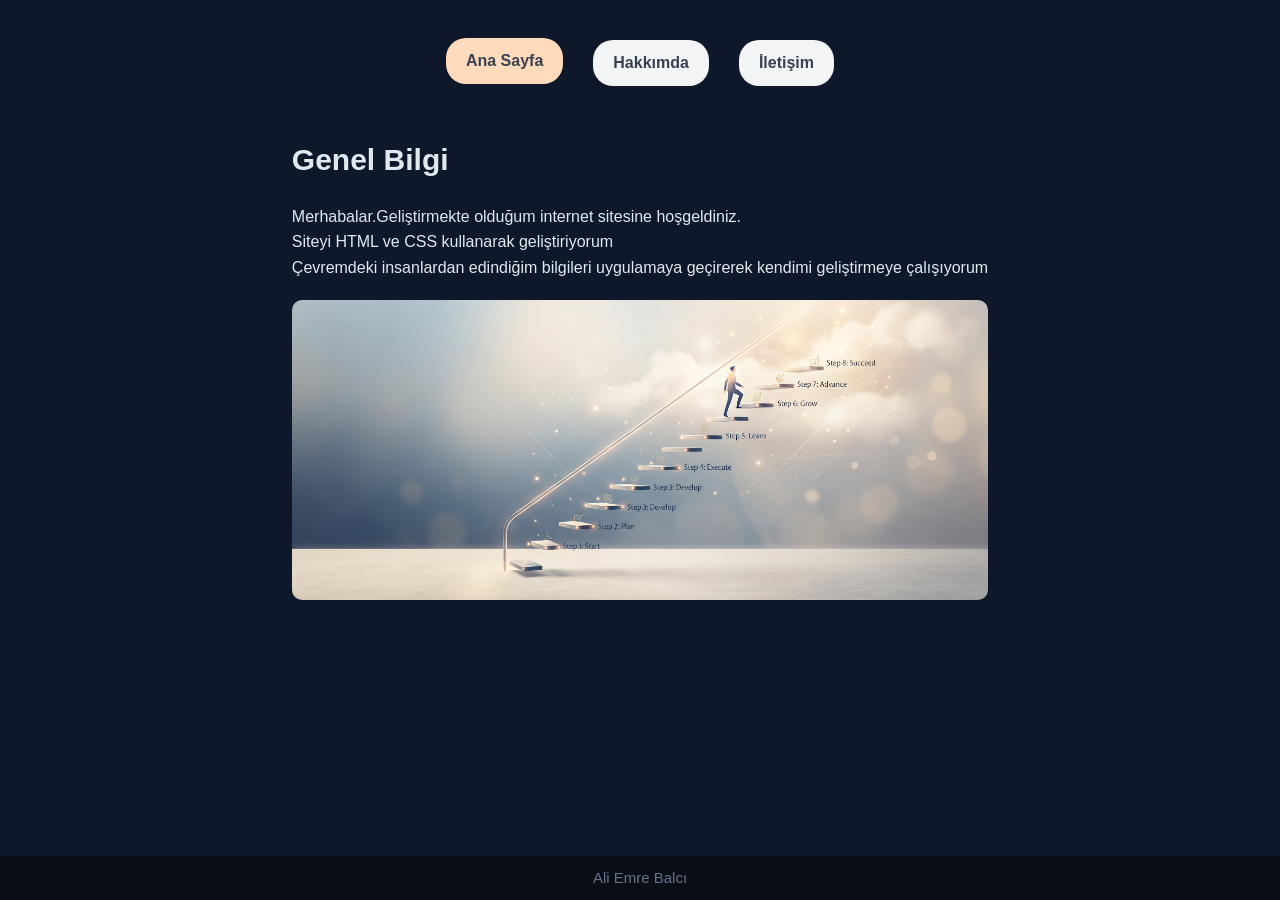
<file: index.html>
<!DOCTYPE html>
<html lang="en">
<head>
    <meta charset="UTF-8">
    <meta name="viewport" content="width=device-width, initial-scale=1.0">
    <title>Ali Emre Balcı-Yazılım Mühendisliği Öğrencisi</title>
    <link rel="stylesheet" href="style.css">
</head>
<body>
    <div class="container">
        <header>
            <a href="index.html" class="button1 active">Ana Sayfa</a>
            <a href="hakkimda/hakkimda.html" class="button1">Hakkımda</a>
            <a href="iletisim/iletisim.html" class="button1">İletişim</a>
        </header>
       <section>
        <div class="genel-bilgi">
            <h2>Genel Bilgi</h2>
            <p>Merhabalar.Geliştirmekte olduğum internet sitesine hoşgeldiniz.</p>
            <p>Siteyi HTML ve CSS kullanarak geliştiriyorum</p>
            <p>Çevremdeki insanlardan edindiğim bilgileri uygulamaya geçirerek kendimi geliştirmeye çalışıyorum </p>
        </div>
       </section>
       <section>
        <div class="arkaplan-resim">
        </div>
       </section>
    </div>
       <footer>
            <p>  Ali Emre Balcı </p>
        </footer>
</body>
</html>
</file>
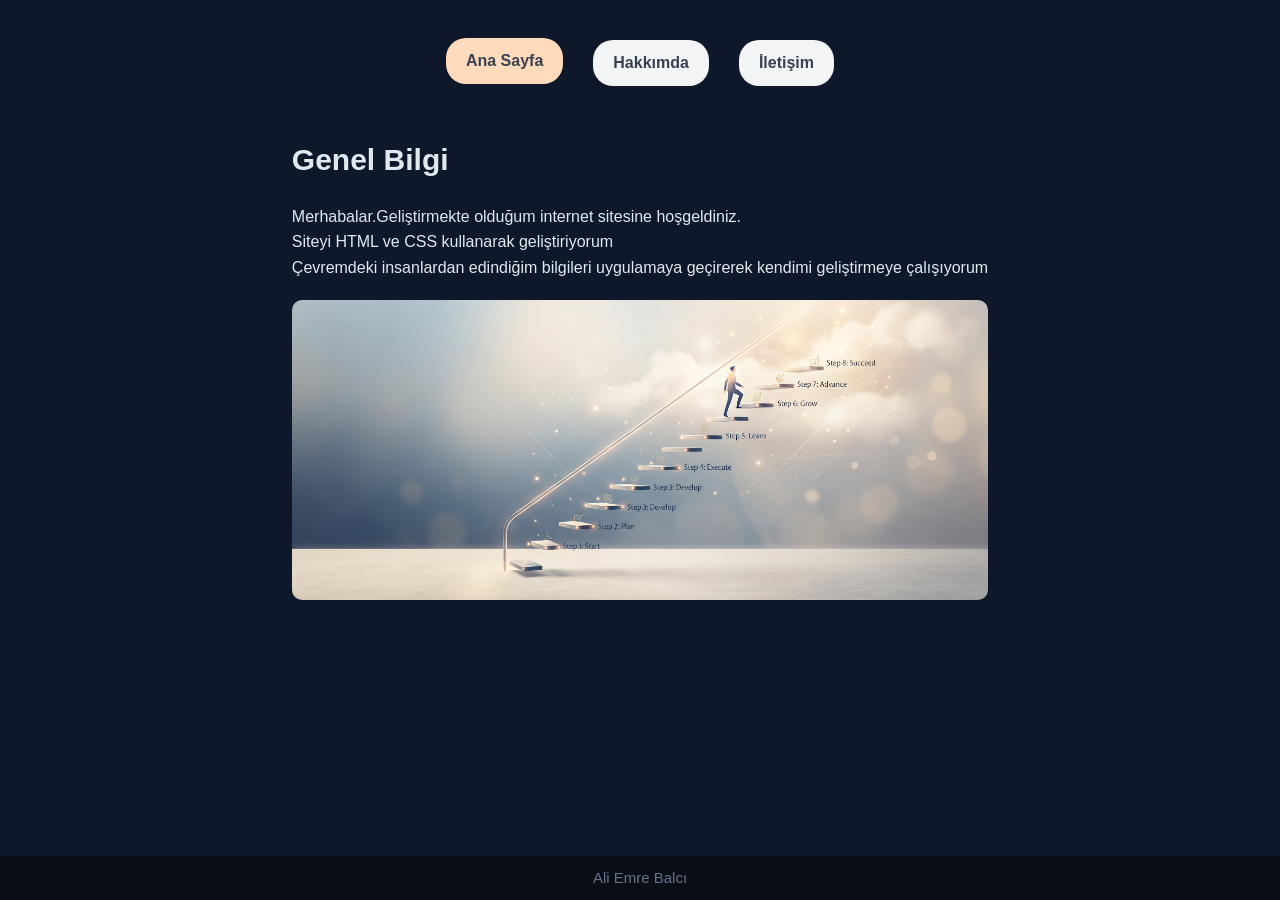
<file: anasayfa/index.html>
<!DOCTYPE html>
<html lang="en">
<head>
    <meta charset="UTF-8">
    <meta name="viewport" content="width=device-width, initial-scale=1.0">
    <title>Ali Emre Balcı-Yazılım Mühendisliği Öğrencisi</title>
    <link rel="stylesheet" href="style.css">
</head>
<body>
    <div class="container">
        <header>
            <a href="index.html" class="button1 active">Ana Sayfa</a>
            <a href="../hakkimda/hakkimda.html" class="button1">Hakkımda</a>
            <a href="../iletisim/iletisim.html" class="button1">İletişim</a> 
        </header>
       <section>
        <div class="genel-bilgi">
            <h2>Genel Bilgi</h2>
            <p>Merhabalar.Geliştirmekte olduğum internet sitesine hoşgeldiniz.</p>
            <p>Siteyi HTML ve CSS kullanarak geliştiriyorum</p>
            <p>Çevremdeki insanlardan edindiğim bilgileri uygulamaya geçirerek kendimi geliştirmeye çalışıyorum </p>
        </div>
       </section>
       <section>
        <div class="arkaplan-resim">
        </div>
       </section>
    </div>
       <footer>
            <p>  Ali Emre Balcı </p>
        </footer>
</body>
</html>
</file>
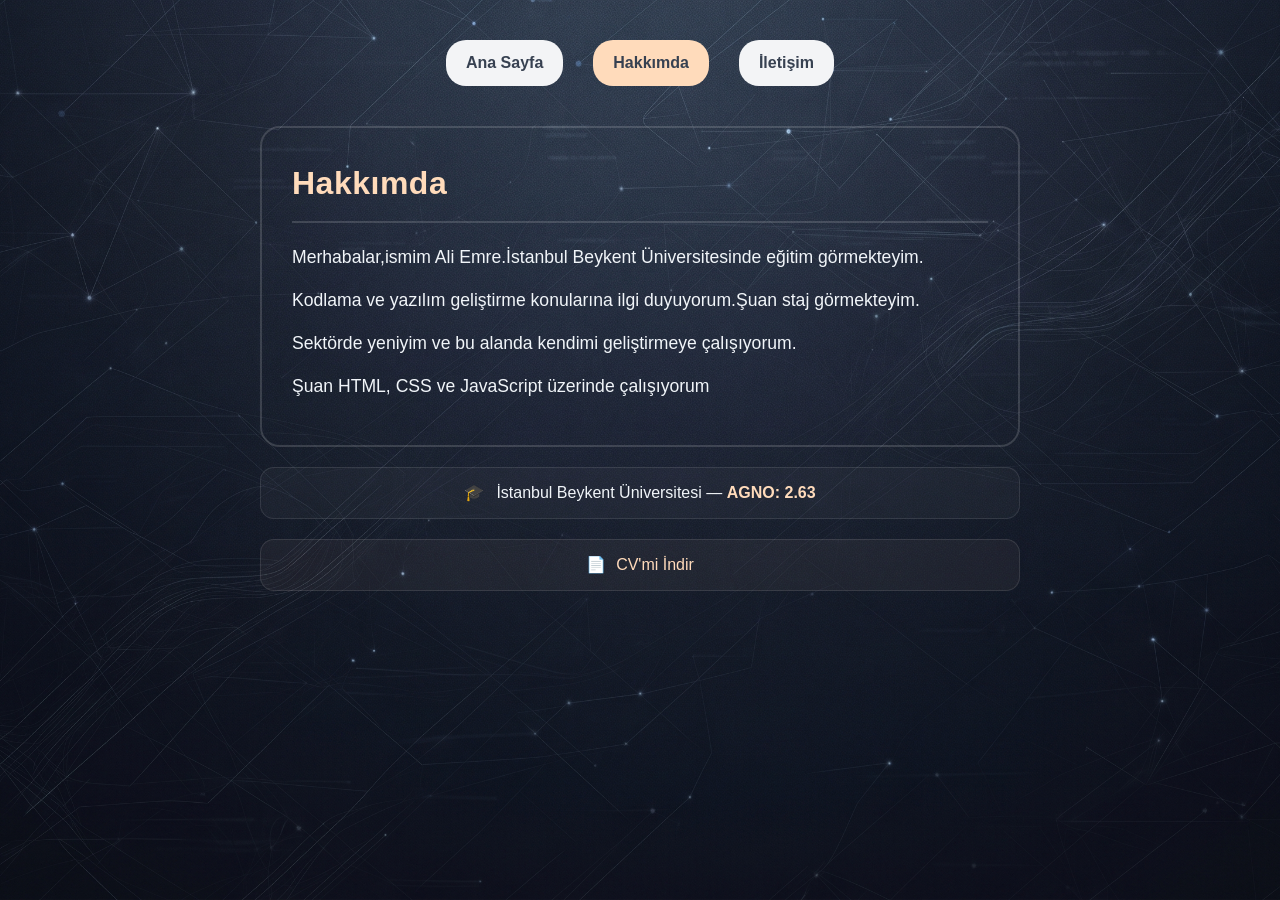
<file: hakkimda/hakkimda.html>
<!DOCTYPE html>
<html lang="en">
<head>
    <meta charset="UTF-8">
    <meta name="viewport" content="width=device-width, initial-scale=1.0">
    <title>Hakkımda</title>
    <link rel="stylesheet" href="hakkimda.css">
</head>
<body>
    <div class="container">
        <header>
            <a href="../index.html" class="button1">Ana Sayfa</a>
            <a href="hakkimda.html" class="button1 active">Hakkımda</a>
            <a href="../iletisim/iletisim.html" class="button1">İletişim</a>
        </header>
        <section class="hakkimda-section">
            <div class="hakkimda">
            <h2>Hakkımda</h2>
            <p>Merhabalar,ismim Ali Emre.İstanbul Beykent Üniversitesinde eğitim görmekteyim.</p>
            <p>Kodlama ve yazılım geliştirme konularına ilgi duyuyorum.Şuan staj görmekteyim.</p>
            <p>Sektörde yeniyim ve bu alanda kendimi geliştirmeye çalışıyorum.</p>
            <p>Şuan HTML, CSS ve JavaScript üzerinde çalışıyorum</p>
        </div>
        </section>
        <section>
            <div class="alt-bilgi-sade">
    
    
    <div class="okul-satir">
        <span class="kep.icon">🎓</span>
        
        <span class="metin">İstanbul Beykent Üniversitesi — <strong>AGNO: 2.63</strong></span>
    </div>

    <a href="../img/cv.pdf" download class="cv-satir-btn">
        <span>📄</span> CV'mi İndir
    </a>

</div>
        </section>
        
    </div>
</body>
</html>
</file>
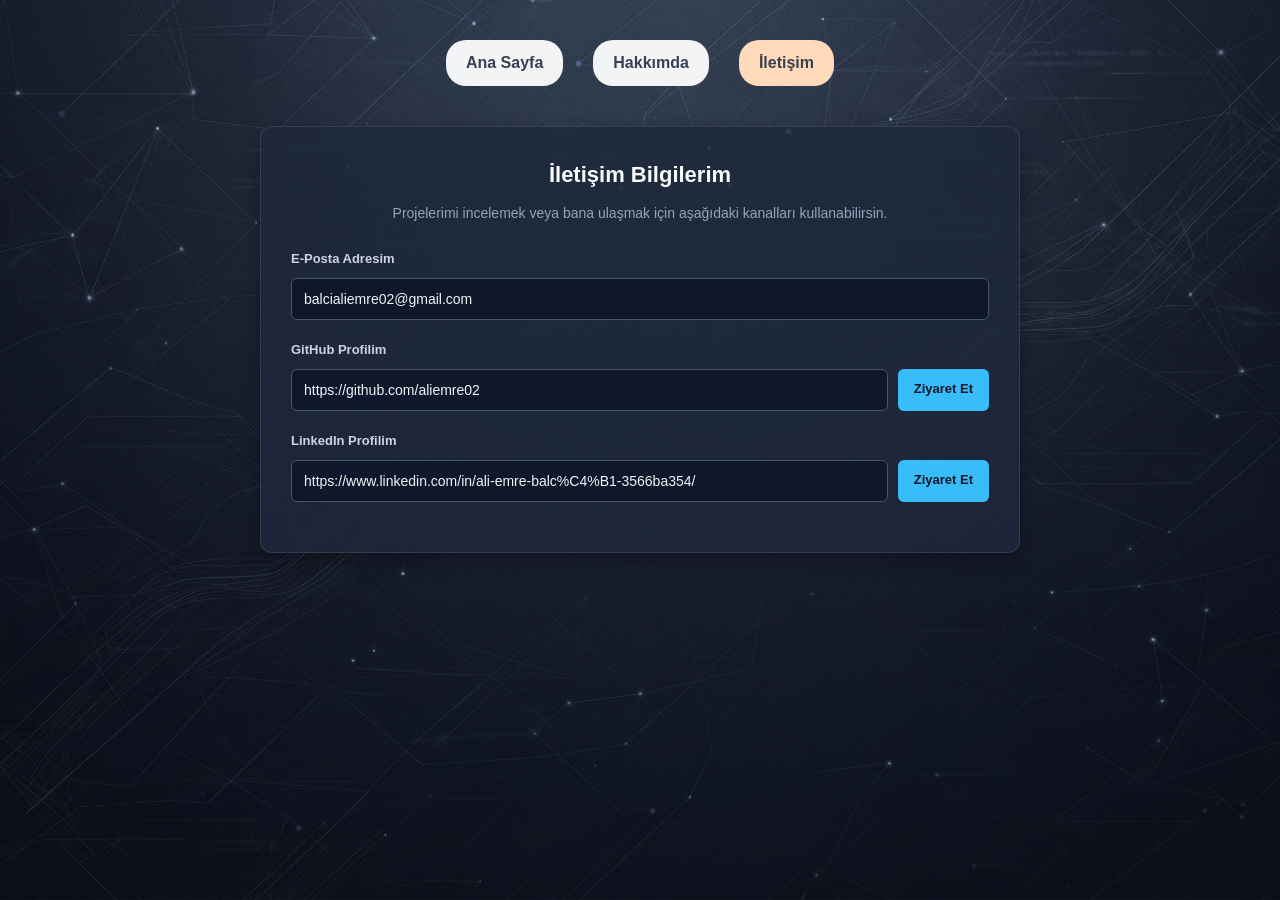
<file: iletisim/iletisim.html>
<!DOCTYPE html>
<html lang="en">
<head>
    <meta charset="UTF-8">
    <meta name="viewport" content="width=device-width, initial-scale=1.0">
    <title>İletişim</title>
    <link rel="stylesheet" href="iletisim.css">
</head>
<body>
     <div class="container">
        <header>
            <a href="../index.html" class="button1">Ana Sayfa</a>
            <a href="../hakkimda/hakkimda.html" class="button1">Hakkımda</a>
            <a href="iletisim.html" class="button1 active">İletişim</a> 
        </header>
        <form class="iletisim-formu">
            <h2>İletişim Bilgilerim</h2>
            <p>Projelerimi incelemek veya bana ulaşmak için aşağıdaki kanalları kullanabilirsin.</p>

            <div class="form">
                <label for="eposta">E-Posta Adresim</label>
                <div class="input">
                    <input type="text" id="eposta" value="balcialiemre02@gmail.com" readonly>
                </div>
            </div>

            
            <div class="form">
                <label for="github">GitHub Profilim</label>
                <div class="input">
                    <input type="text" id="github" value="https://github.com/aliemre02" readonly>
                    <a href="https://github.com/aliemre02" target="_blank" class="button2">Ziyaret Et</a>
                </div>
            </div>

            
            <div class="form">
                <label for="linkedin">LinkedIn Profilim</label>
                <div class="input">
                    <input type="text" id="linkedin" value="https://www.linkedin.com/in/ali-emre-balc%C4%B1-3566ba354/" readonly>
                    <a href="https://www.linkedin.com/in/ali-emre-balc%C4%B1-3566ba354/" target="_blank" class="button2">Ziyaret Et</a>
                </div>
            </div>
        </form>
    
     </div>
</body>
</html>
</file>
<file: style.css>
*{
    margin :0;
    padding :0;
    box-sizing:border-box;
}
body{
    font-family: 'Segoe UI', Tahoma, Geneva, Verdana, sans-serif;
    min-height:100vh;
    line-height: 1.6;
    background-color:  #0f172a;
    color: #e2e8f0;
    display: flex;
    flex-direction: column;
}

.container{
    max-width:800px;
    margin:0 auto;
    padding: 40px 20px;
    flex:1;
}
.container header{
    display:flex;
    flex-direction: row;
    justify-content: center;
    align-items: center;
    gap: 30px;
}
.container header .button1{
    color:#374151;
    text-decoration: none;
    font-weight: 600;
    border-radius:20px;
    background-color: #F3F4F6;
    padding: 10px 20px;
}
.container header .button1:hover,
.container header a.active{
    background-color: #FFDBBB;
    transition: background-color 0.5s ease;
    transition: transform 0.3s ease;
    transform: translateY(-2px);
}
.container .genel-bilgi{
    padding:0 30px;
    margin-top:50px;
}
.container .genel-bilgi h2{
    font-size:30px;
    margin-bottom:20px;
}
.container .arkaplan-resim{
    background-image:url(img/resim.jpg);
    min-height: 300px;
    background-size:cover;
    background-position:center;
    margin: 20px 30px;
    border-radius: 10px;
}
footer{
    display:flex;
    justify-content: center;
    align-items: center;
    background-color: #090d16;
    color: #64748b;
    font-size:15px;
    padding:10px;
    margin-top: auto;
}

@media (max-width: 768px) {
    .container {
        padding: 20px 15px; /* Mobilde yan boşluklar daraltıldı */
    }

    .container header {
        gap: 15px; /* Butonlar arası boşluk daraltıldı */
    }

    .container header .button1 {
        padding: 8px 15px;
        font-size: 14px;
    }

    .container .genel-bilgi {
        padding: 0 10px;
        margin-top: 30px;
    }

    .container .genel-bilgi h2 {
        font-size: 24px; /* Başlık mobilde biraz küçültüldü */
    }

    .container .arkaplan-resim {
        margin: 20px 10px;
        min-height: 220px; /* Mobilde görsel yüksekliği ekranı kaplamaması için ayarlandı */
    }
}
</file>
<file: anasayfa/style.css>
*{
    margin :0;
    padding :0;
    box-sizing:border-box;
}
body{
    font-family: 'Segoe UI', Tahoma, Geneva, Verdana, sans-serif;
    min-height:100vh;
    line-height: 1.6;
    background-color:  #0f172a;
    color: #e2e8f0;
    display: flex;
    flex-direction: column;
}

.container{
    max-width:800px;
    margin:0 auto;
    padding: 40px 20px;
    flex:1;
}
.container header{
    display:flex;
    flex-direction: row;
    justify-content: center;
    align-items: center;
    gap: 30px;
}
.container header .button1{
    color:#374151;
    text-decoration: none;
    font-weight: 600;
    border-radius:20px;
    background-color: #F3F4F6;
    padding: 10px 20px;
}
.container header .button1:hover,
.container header a.active{
    background-color: #FFDBBB;
    transition: background-color 0.5s ease;
    transition: transform 0.3s ease;
    transform: translateY(-2px);
}
.container .genel-bilgi{
    padding:0 30px;
    margin-top:50px;
}
.container .genel-bilgi h2{
    font-size:30px;
    margin-bottom:20px;
}
.container .arkaplan-resim{
    background-image:url(../img/resim.jpg);
    min-height: 300px;
    background-size:cover;
    background-position:center;
    margin: 20px 30px;
    border-radius: 10px;
}
footer{
    display:flex;
    justify-content: center;
    align-items: center;
    background-color: #090d16;
    color: #64748b;
    font-size:15px;
    padding:10px;
    margin-top: auto;
}



@media (max-width: 768px) {
    .container {
        padding: 20px 15px; /* Mobilde yan boşluklar daraltıldı */
    }

    .container header {
        gap: 15px; /* Butonlar arası boşluk daraltıldı */
    }

    .container header .button1 {
        padding: 8px 15px;
        font-size: 14px;
    }

    .container .genel-bilgi {
        padding: 0 10px;
        margin-top: 30px;
    }

    .container .genel-bilgi h2 {
        font-size: 24px; /* Başlık mobilde biraz küçültüldü */
    }

    .container .arkaplan-resim {
        margin: 20px 10px;
        min-height: 220px; /* Mobilde görsel yüksekliği ekranı kaplamaması için ayarlandı */
    }
}
</file>
<file: hakkimda/hakkimda.css>
*{
    margin :0;
    padding :0;
    box-sizing:border-box;
}
body{
    font-family: 'Segoe UI', Tahoma, Geneva, Verdana, sans-serif;
    min-height:100vh;
    line-height: 1.6;
    background-image:url(../img/hakkimdaresmi.jpg);
    background-size: cover;
    background-position: center;
    color: #e2e8f0;
}

.container{
    max-width:800px;
    margin:0 auto;
    padding: 40px 20px;
}
.container header{
    display:flex;
    flex-direction: row;
    justify-content: center;
    align-items: center;
    gap: 30px;
}
.container header .button1{
    color:#374151;
    text-decoration: none;
    font-weight: 600;
    border-radius:20px;
    background-color: #F3F4F6;
    padding: 10px 20px;
}
.container header .button1:hover{
    background-color: #FFDBBB;
    transition: background-color 0.5s ease;
    transition: transform 0.3s ease;
    transform: translateY(-2px);
}
.container header a.active{
    background-color: #FFDBBB;
    color: #374151;
}


.hakkimda-section {
    margin-top: 40px;
    display: flex;
    justify-content: center;
    
}

.hakkimda {
    padding:30px;
    width: 100%;
    border: 2px solid rgba(255, 255, 255, 0.15); 
    border-radius: 20px;
    
}

.hakkimda h2 {
    font-size: 2rem;
    margin-bottom: 20px;
    color: #FFDBBB; 
    border-bottom: 2px solid rgba(255, 255, 255, 0.15);
    padding-bottom: 12px;
    font-weight: 600;
    letter-spacing: 0.5px;
}

.hakkimda p {
    font-size: 1.1rem;
    margin-bottom: 15px;
    color: #f1f5f9;
}
.okul-satir {
    display: flex;
    justify-content: center;
    gap: 12px;
    background: rgba(255, 255, 255, 0.03);
    border: 1px solid rgba(255, 255, 255, 0.1);
    padding: 12px 18px;
    border-radius: 14px;
    color: #f1f5f9;
    font-size: 1rem;
    margin-top:20px;
}

.okul-satir strong {
    color: #FFDBBB;
}
.kep-ikon {
    font-size: 1.2rem;
}




.cv-satir-btn {
    display: flex;
    align-items: center;
    justify-content: center;
    gap: 10px;
    background: rgba(255, 219, 187, 0.05);
    border: 1px solid rgba(255, 255, 255, 0.1);
    padding: 12px 18px;
    border-radius: 14px;
    color: #FFDBBB;
    font-size: 1rem;
    font-weight: 500;
    text-decoration: none;
    transition: all 0.3s ease;
    margin-top:20px;
}

.cv-satir-btn:hover {
    background: #FFDBBB;
    color: #0f172a;
    border-color: #FFDBBB;
}
@media (max-width:768px){
    .container{
        padding: 20px 10px;
    }
    .container header{
        gap:15px;
    }
    .container header .button1{
        padding: 8px 16px;
    }
    .hakkimda{
        padding:20px 10px;
    }
}
</file>
<file: iletisim/iletisim.css>
*{
    margin :0;
    padding :0;
    box-sizing:border-box;
}
body{
    font-family: 'Segoe UI', Tahoma, Geneva, Verdana, sans-serif;
    min-height:100vh;
    line-height: 1.6;
    background-image:url(../img/hakkimdaresmi.jpg);
    background-size: cover;
    background-position: center;
    color: #e2e8f0;
}

.container{
    max-width:800px;
    margin:0 auto;
    padding: 40px 20px;
}
.container header{
    display:flex;
    flex-direction: row;
    justify-content: center;
    align-items: center;
    gap: 30px;
}
.container header .button1{
    color:#374151;
    text-decoration: none;
    font-weight: 600;
    border-radius:20px;
    background-color: #F3F4F6;
    padding: 10px 20px;
}
.container header .button1:hover{
    background-color: #FFDBBB;
    transition: background-color 0.5s ease;
    transition: transform 0.3s ease;
    transform: translateY(-2px);
}
.container header a.active{
    background-color: #FFDBBB;
    color: #374151;
}


.iletisim-formu {
    background: rgba(30, 41, 59, 0.85);
    border: 1px solid rgba(255, 255, 255, 0.1);
    padding: 30px;
    border-radius: 12px;
    box-shadow: 0 8px 20px rgba(0, 0, 0, 0.3);
    margin-top: 40px;
}

.iletisim-formu h2 {
    margin-top: 0;
    color: #f8fafc;
    text-align: center;
    font-size: 22px;
    margin-bottom: 10px;
}

.iletisim-formu p {
    font-size: 14px;
    color: #94a3b8;
    text-align: center;
    margin-bottom: 25px;
}

.form {
    margin-bottom: 20px;
}

.form label {
    display: block;
    margin-bottom: 8px;
    font-weight: 600;
    font-size: 13px;
    color: #cbd5e1;
}

.input {
    display: flex;
    gap: 10px;
}

.form input {
    width: 100%;
    padding: 12px;
    border: 1px solid #475569;
    border-radius: 6px;
    font-size: 14px;
    background-color: #0f172a;
    color: #f1f5f9;
    outline: none;
}

.button2 {
    background-color: #38bdf8;
    color: #0f172a;
    text-decoration: none;
    padding: 0 16px;
    border-radius: 6px;
    font-size: 13px;
    font-weight: 600;
    display: flex;
    align-items: center;
    white-space: nowrap;
    transition: background-color 0.2s ease;
}

.button2:hover {
    background-color: #0ea5e9;
}
@media (max-width:768px){
    .container {
        padding: 20px 10px;
    }
    .container header {
        gap: 15px;
    }
    .container header .button1 {
        padding: 8px 16px;
    }
}
</file>
